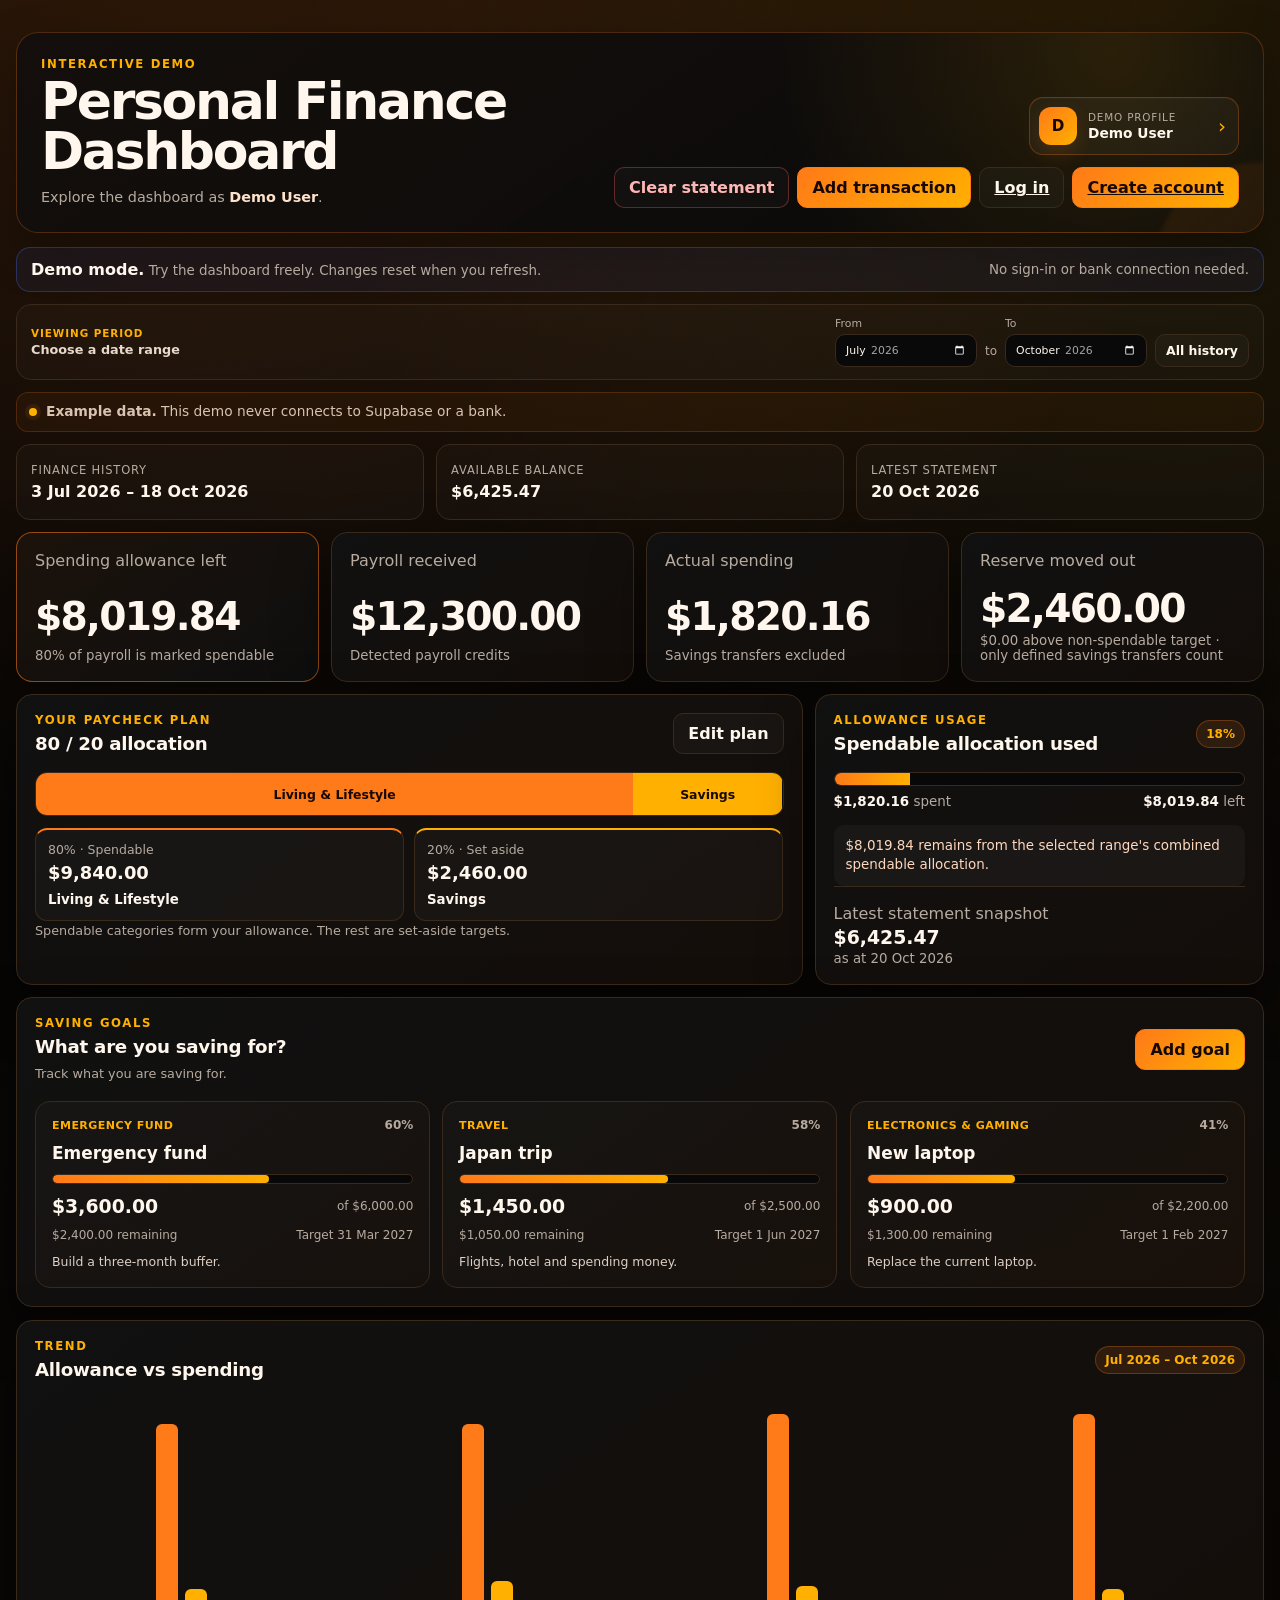
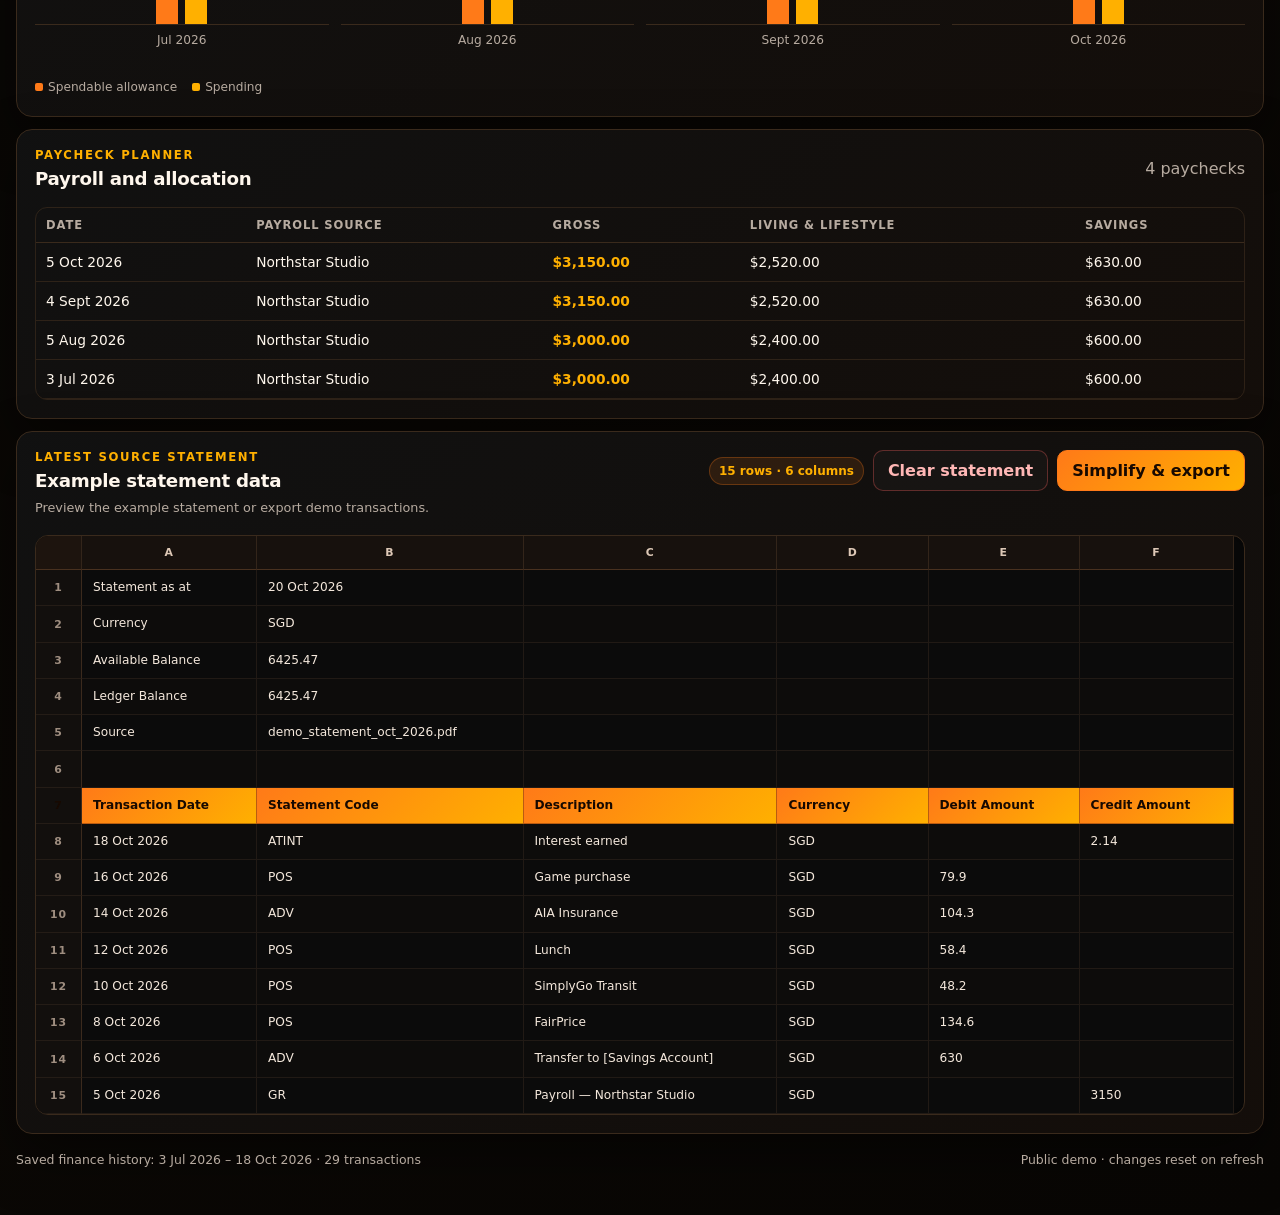
<file: demo.html>
<!DOCTYPE html>

<html lang="en">
<head>
<meta charset="utf-8"/>
<meta content="width=device-width, initial-scale=1, viewport-fit=cover" name="viewport"/>
<meta content="dark light" name="color-scheme"/>
<title>Dashboard Demo | Flexible Finance Tracker</title>
<script src="theme.js"></script>
<link href="styles.css" rel="stylesheet"/>
</head>
<body class="demo-mode" data-demo="true">
<div class="shell" id="appView">
<header class="dashboard-hero entrance entrance-1">
<div class="dashboard-title-block">
<p class="eyebrow">Interactive demo</p>
<h1>Personal Finance Dashboard</h1>
<p class="dashboard-greeting">Explore the dashboard as <strong id="userName">Demo User</strong>.</p>
</div>
<div class="dashboard-hero-side">
<button aria-controls="accountPanel" aria-expanded="false" aria-label="Open demo appearance settings" class="user-profile-chip" id="accountPanelBtn" type="button">
<span aria-hidden="true" class="user-avatar" id="userAvatar">?</span>
<span class="user-profile-copy">
<small>Demo profile</small>
<strong id="userNameChip">—</strong>
</span>
<span aria-hidden="true" class="account-chip-chevron">›</span>
</button>
<div class="dashboard-primary-actions">

<button class="button ghost danger-button" id="clearStatementTopBtn" type="button">Clear statement</button>
<button class="button primary" id="addTransactionBtn" type="button">Add transaction</button>

<a class="button ghost" href="index.html">Log in</a><a class="button primary" href="signup.html">Create account</a></div>
</div>
</header><section aria-label="Demo notice" class="demo-banner entrance entrance-2"><div><strong>Demo mode.</strong><span> Try the dashboard freely. Changes reset when you refresh.</span></div><div class="demo-actions"><span>No sign-in or bank connection needed.</span></div></section>
<section aria-label="Dashboard controls" class="dashboard-toolbar entrance entrance-2">
<div class="toolbar-copy">
<span class="toolbar-kicker">Viewing period</span>
<strong>Choose a date range</strong>
</div>
<div aria-label="Finance date range" class="period-range">
<label><span>From</span><input id="periodFrom" type="month"/></label>
<span class="period-separator">to</span>
<label><span>To</span><input id="periodTo" type="month"/></label>
<button class="button ghost compact-button" id="periodAllBtn" type="button">All history</button>
</div>
</section>
<section class="privacy-note entrance entrance-2 account-note">
<span aria-hidden="true" class="sync-dot"></span>
<span><strong>Example data.</strong> This demo never connects to Supabase or a bank.</span>
</section>
<section aria-label="Statement details" class="statement-strip entrance entrance-3">
<div><span>Finance history</span><strong id="rangeMeta">—</strong></div>
<div><span>Available balance</span><strong id="availableMeta">—</strong></div>
<div><span>Latest statement</span><strong id="statementDateMeta">—</strong></div>
</section>
<main>
<section aria-label="Budget summary" class="kpi-grid entrance entrance-4">
<article class="kpi featured">
<span class="kpi-label">Spending allowance left</span>
<strong id="remainingKpi">S$0.00</strong>
<small id="remainingHint">Spendable allocation minus spending</small>
</article>
<article class="kpi">
<span class="kpi-label">Payroll received</span>
<strong id="payrollKpi">S$0.00</strong>
<small id="payrollHint">Detected payroll credits</small>
</article>
<article class="kpi">
<span class="kpi-label">Actual spending</span>
<strong id="spendingKpi">S$0.00</strong>
<small>Savings transfers excluded</small>
</article>
<article class="kpi">
<span class="kpi-label">Reserve moved out</span>
<strong id="reserveKpi">S$0.00</strong>
<small id="reserveHint">Transfers to defined savings account</small>
</article>
</section>
<section class="two-col top-panels entrance entrance-5">
<article class="panel allocation-panel">
<div class="panel-heading">
<div>
<p class="eyebrow">Your paycheck plan</p>
<h2 id="allocationTitle">Flexible allocation</h2>
</div>
<button class="button ghost" id="settingsBtn" type="button">Edit plan</button>
</div>
<div aria-label="Budget allocation" class="allocation-bar" id="allocationBar"></div>
<div class="allocation-cards" id="allocationCards"></div>
<p class="muted small">Spendable categories form your allowance. The rest are set-aside targets.</p>
</article>
<article class="panel progress-panel">
<div class="panel-heading">
<div>
<p class="eyebrow">Allowance usage</p>
<h2>Spendable allocation used</h2>
</div>
<span class="badge" id="usageBadge">0%</span>
</div>
<div class="big-progress"><div id="usageBar"></div></div>
<div class="progress-meta">
<span><b id="spentMeta">S$0.00</b> spent</span>
<span><b id="leftMeta">S$0.00</b> left</span>
</div>
<div class="budget-message" id="budgetMessage"></div>
<div class="snapshot">
<span>Latest statement snapshot</span>
<strong id="snapshotBalance">—</strong>
<small id="snapshotDate">Import a statement to start</small>
</div>
</article>
</section>
<section aria-labelledby="goalsTitle" class="panel goals-panel entrance entrance-6">
<div class="panel-heading">
<div>
<p class="eyebrow">Saving goals</p>
<h2 id="goalsTitle">What are you saving for?</h2>
<p class="muted small goal-help">Track what you are saving for.</p>
</div>
<button class="button primary" id="addGoalBtn" type="button">Add goal</button>
</div>
<div class="goal-grid" id="goalGrid"></div>
</section>
<section class="panel trend-panel entrance entrance-6">
<div class="panel-heading">
<div>
<p class="eyebrow">Trend</p>
<h2>Allowance vs spending</h2>
</div>
<span class="badge" id="periodSummary">—</span>
</div>
<div aria-label="Monthly allowance versus spending chart" class="monthly-chart" id="monthlyChart"></div>
</section>
<section class="panel paychecks-panel entrance entrance-7">
<div class="panel-heading">
<div><p class="eyebrow">Paycheck planner</p><h2>Payroll and allocation</h2></div>
<span class="muted" id="paycheckCount"></span>
</div>
<div class="table-scroll paycheck-scroll">
<table id="paycheckTable">
<thead><tr id="paycheckHeader"></tr></thead>
<tbody id="paycheckRows"></tbody>
</table>
</div>
</section>
<section aria-labelledby="sheetViewerTitle" class="panel sheet-panel entrance entrance-8">
<div class="panel-heading sheet-heading">
<div>
<p class="eyebrow">Latest source statement</p>
<h2 id="sheetViewerTitle">Example statement data</h2>
<p class="muted small sheet-help">Preview the example statement or export demo transactions.</p>
</div>
<div class="sheet-heading-actions">
<span class="badge sheet-badge" id="sheetDimensions">—</span>
<button class="button ghost danger-button" id="clearImportedBtn" title="Delete imported statement transactions while keeping manual entries, goals, and budget settings" type="button">Clear statement</button>
<button class="button primary sheet-export-button" id="simplifyExportBtn" type="button">Simplify &amp; export</button>
</div>
</div>
<div aria-label="Imported statement data preview" class="sheet-viewport" id="sheetViewport" role="region" tabindex="0">
<table aria-label="Imported statement data" class="sheet-table" id="sheetTable"></table>
</div>
</section>
</main>
<footer class="entrance entrance-8">
<span id="footerMeta">Loading your finance data…</span>
<span>Public demo · changes reset on refresh</span>
</footer>
</div>
<div class="account-panel-backdrop" hidden="" id="accountPanelBackdrop"></div>
<aside aria-hidden="true" aria-labelledby="accountPanelTitle" class="account-panel" id="accountPanel">
<div class="account-panel-header">
<div>
<p class="eyebrow">Demo</p>
<h2 id="accountPanelTitle">Appearance</h2>
<p class="muted small">Switch the demo between dark and bright mode.</p>
</div>
<button aria-label="Close account settings" class="icon-button" id="accountPanelClose" type="button">×</button>
</div>
<div class="account-panel-body">
<section class="account-settings-section account-identity-section">
<div class="account-settings-heading">
<div>
<h3>Account ID</h3>
<p class="muted small">Permanent account identifier.</p>
</div>
</div>
<label class="account-id-field">Account ID
          <input aria-readonly="true" id="accountUserId" readonly="" type="text"/>
</label>
</section>
<section class="account-settings-section account-appearance-section">
<div class="account-settings-heading">
<div>
<h3>Appearance</h3>
<p class="muted small">Choose dark or bright mode.</p>
</div>
</div>
<label class="theme-switch-row" for="themeToggle">
<span>Bright theme</span>
<input aria-label="Use bright theme" id="themeToggle" role="switch" type="checkbox"/>
</label>
</section>
<section class="account-settings-section">
<div class="account-settings-heading">
<div>
<h3>Username</h3>
<p class="muted small">Unique, not case-sensitive.</p>
</div>
</div>
<form class="account-settings-form" id="usernameForm">
<label>Username
            <input autocomplete="nickname" id="accountUsername" maxlength="40" minlength="2" required="" type="text"/>
</label>
<p class="account-form-message" hidden="" id="usernameMessage" role="status"></p>
<button class="button primary" type="submit">Save username</button>
</form>
</section>
<section class="account-settings-section">
<div class="account-settings-heading">
<div>
<h3>Email address</h3>
<p class="muted small">You may need to confirm by email.</p>
</div>
</div>
<form class="account-settings-form" id="emailForm">
<label>Email
            <input autocomplete="email" id="accountEmail" required="" type="email"/>
</label>
<p class="account-form-message" hidden="" id="emailMessage" role="status"></p>
<button class="button primary" type="submit">Change email</button>
</form>
</section>
<section class="account-settings-section">
<div class="account-settings-heading">
<div>
<h3>Password</h3>
<p class="muted small">Use at least 8 characters.</p>
</div>
</div>
<form class="account-settings-form" id="passwordForm">
<label>Current password
            <input autocomplete="current-password" id="accountCurrentPassword" placeholder="Current password" type="password"/>
</label>
<label>New password
            <input autocomplete="new-password" id="accountNewPassword" minlength="8" placeholder="At least 8 characters" required="" type="password"/>
</label>
<label>Confirm new password
            <input autocomplete="new-password" id="accountConfirmPassword" minlength="8" required="" type="password"/>
</label>
<p class="account-form-message" hidden="" id="passwordMessage" role="status"></p>
<button class="button primary" type="submit">Update password</button>
</form>
</section>
<section class="account-settings-section account-danger-zone">
<div class="account-settings-heading">
<div>
<p class="eyebrow danger-eyebrow">Danger zone</p>
<h3>Delete account</h3>
<p class="muted small">Deletes your account and all saved finance data. This cannot be undone.</p>
</div>
</div>
<form class="account-settings-form" id="deleteAccountForm">
<label>Type <strong>DELETE</strong> to confirm
            <input autocapitalize="characters" autocomplete="off" id="deleteAccountConfirm" placeholder="DELETE" spellcheck="false" type="text"/>
</label>
<p class="account-form-message" hidden="" id="deleteAccountMessage" role="status"></p>
<button class="button danger-button account-delete-button" disabled="" id="deleteAccountBtn" type="submit">Delete my account</button>
</form>
</section>
</div>
</aside>
<dialog id="transactionDialog">
<form class="dialog-card" id="transactionForm" method="dialog">
<div class="dialog-heading">
<div><p class="eyebrow">Manual entry</p><h2>Add transaction</h2></div>
<button aria-label="Close" class="icon-button" data-close-dialog="" type="button">×</button>
</div>
<label>Date <input id="newDate" required="" type="date"/></label>
<label>Description <input id="newDescription" placeholder="e.g. Lunch" required="" type="text"/></label>
<div class="form-grid">
<label>Type
          <select id="newType"><option value="expense">Expense</option><option value="income">Income</option><option value="reserve">Reserve transfer</option></select>
</label>
<label>Amount (SGD) <input id="newAmount" min="0.01" required="" step="0.01" type="number"/></label>
</div>
<label>Category <select id="newCategory"></select></label>
<p class="muted small dialog-note">Demo only. This entry resets when you refresh.</p>
<p class="error" hidden="" id="transactionError"></p>
<div class="dialog-actions"><button class="button ghost" data-close-dialog="" type="button">Cancel</button><button class="button primary" type="submit">Add</button></div>
</form>
</dialog>
<dialog id="goalDialog">
<form class="dialog-card" id="goalForm" method="dialog">
<div class="dialog-heading">
<div><p class="eyebrow">Saving goal</p><h2>Create a goal</h2></div>
<button aria-label="Close" class="icon-button" data-close-dialog="" type="button">×</button>
</div>
<label>Goal name <input id="goalName" maxlength="80" placeholder="e.g. Used car, PS5, Japan trip" required="" type="text"/></label>
<div class="form-grid">
<label>Category <select id="goalCategory"></select></label>
<label>Target amount <input id="goalTargetAmount" min="0.01" required="" step="0.01" type="number"/></label>
</div>
<div class="form-grid">
<label>Already saved <input id="goalCurrentAmount" min="0" step="0.01" type="number" value="0"/></label>
<label>Target date <input id="goalTargetDate" type="date"/></label>
</div>
<label>Notes <input id="goalNotes" maxlength="160" placeholder="Optional" type="text"/></label>
<p class="error" hidden="" id="goalError"></p>
<div class="dialog-actions"><button class="button ghost" data-close-dialog="" type="button">Cancel</button><button class="button primary" type="submit">Create goal</button></div>
</form>
</dialog>
<dialog id="goalProgressDialog">
<form class="dialog-card" id="goalProgressForm" method="dialog">
<div class="dialog-heading">
<div><p class="eyebrow">Goal progress</p><h2 id="goalProgressTitle">Update saved amount</h2></div>
<button aria-label="Close" class="icon-button" data-close-dialog="" type="button">×</button>
</div>
<input id="goalProgressId" type="hidden"/>
<label>Total saved so far <input id="goalProgressAmount" min="0" required="" step="0.01" type="number"/></label>
<p class="muted small">Enter the total saved amount.</p>
<p class="error" hidden="" id="goalProgressError"></p>
<div class="dialog-actions"><button class="button ghost" data-close-dialog="" type="button">Cancel</button><button class="button primary" type="submit">Save progress</button></div>
</form>
</dialog>
<dialog class="wide-dialog" id="settingsDialog">
<form class="dialog-card" id="settingsForm" method="dialog">
<div class="dialog-heading">
<div><p class="eyebrow">Budget settings</p><h2>Build your paycheck allocation</h2></div>
<button aria-label="Close" class="icon-button" data-close-dialog="" type="button">×</button>
</div>
<section aria-labelledby="presetHeading" class="preset-section">
<div class="preset-heading">
<div>
<h3 id="presetHeading">Not sure where to start?</h3>
<p class="muted small">Start with a preset, then edit it.</p>
</div>
</div>
<div class="preset-grid" id="presetGrid"></div>
</section>
<div class="allocation-editor-heading">
<div>
<h3>Your categories</h3>
<p class="muted small">Spendable categories form your spending allowance.</p>
</div>
<button class="button ghost" id="addAllocationBtn" type="button">Add category</button>
</div>
<div class="allocation-editor" id="allocationEditor"></div>
<div class="allocation-total-row">
<span>Total allocation</span>
<strong id="allocationTotal">0%</strong>
</div>
<p class="error" hidden="" id="splitError">Allocation percentages must add up to exactly 100%, and every category needs a name.</p>
<div class="dialog-actions"><button class="button ghost" data-close-dialog="" type="button">Cancel</button><button class="button primary" type="submit">Save plan</button></div>
</form>
</dialog>



<script src="demo-data.js"></script><script src="parser.js"></script>
<script src="console.js"></script>
</body>
</html>
</file>
<file: styles.css>
:root {
  --bg: #050505;
  --bg-2: #0b0805;
  --panel: #111111;
  --panel-2: #191410;
  --panel-3: #24180f;
  --line: #3a2a1c;
  --text: #fff7ed;
  --muted: #b7aba0;
  --accent: #ff7a18;
  --accent-rgb: 255, 122, 24;
  --accent-2: #ffb000;
  --accent-2-rgb: 255, 176, 0;
  --accent-soft: rgba(var(--accent-rgb), .14);
  --chart-contrast: #ffb000;
  --tone-1: #ffb000;
  --tone-3: #ff9347;
  --tone-4: #ffc45a;
  --tone-5: #e96a0c;
  --soft-text: #ffd8bd;
  --budget-text: #ffd8bd;
  --category-text: #ffe2cc;
  --negative-text: #ffd0a7;
  --surface-strong: #fff2e7;
  --link-hover: #ffd18d;
  --sheet-hover-text: #fff8f1;
  --sheet-header-text: #170901;
  --message-text: #ffd6b7;
  --success-text: #ffb000;
  --pill-text: #ffd6b7;
  --delete-link: #ff8f8b;
  --account-success-text: #ffd18d;
  --caveat-text: #ffd6b7;
  --gold: #ffd166;
  --danger: #ff625f;
  --success: #ffb000;
  --shadow: 0 22px 56px rgba(0, 0, 0, .42);
}

* { box-sizing: border-box; }
html { min-height: 100%; background: var(--bg); }
body {
  margin: 0;
  min-height: 100vh;
  background:
    radial-gradient(circle at 15% -10%, rgba(var(--accent-rgb), .20) 0, transparent 34%),
    radial-gradient(circle at 90% 0, rgba(var(--accent-2-rgb), .10) 0, transparent 28%),
    linear-gradient(135deg, var(--bg), var(--bg-2) 60%, #080604);
  color: var(--text);
  font-family: Inter, ui-sans-serif, system-ui, -apple-system, BlinkMacSystemFont, "Segoe UI", sans-serif;
}

button, input, select { font: inherit; }
button { cursor: pointer; }
h1, h2, p { margin-top: 0; }
h1 { margin-bottom: 8px; font-size: clamp(2rem, 5vw, 3.25rem); letter-spacing: -.045em; line-height: .96; }
h2 { margin-bottom: 0; font-size: 1.14rem; letter-spacing: -.015em; }
.subhead { margin-bottom: 0; color: var(--muted); max-width: 760px; line-height: 1.5; }

.visually-hidden {
  position: fixed;
  opacity: 0;
  pointer-events: none;
  width: 1px;
  height: 1px;
}

.upload-view {
  min-height: 100vh;
  display: grid;
  place-items: center;
  padding: 28px;
}
.upload-card {
  width: min(760px, 100%);
  padding: clamp(22px, 5vw, 42px);
  border: 1px solid var(--line);
  border-radius: 28px;
  background: linear-gradient(145deg, rgba(17,17,17,.98), rgba(20,13,8,.98));
  box-shadow: var(--shadow);
}
.drop-zone {
  display: grid;
  place-items: center;
  gap: 8px;
  margin: 28px 0 16px;
  padding: clamp(28px, 8vw, 56px) 18px;
  border: 1.5px dashed rgba(var(--accent-rgb), .65);
  border-radius: 22px;
  background: rgba(var(--accent-rgb), .055);
  text-align: center;
  transition: border-color .2s ease, background .2s ease, transform .2s ease;
}
.drop-zone strong { font-size: 1.16rem; }
.drop-zone small { color: var(--muted); }
.drop-zone.dragover,
.drop-zone:hover {
  border-color: var(--accent-2);
  background: rgba(var(--accent-rgb), .11);
  transform: translateY(-1px);
}
.upload-icon {
  display: grid;
  place-items: center;
  width: 54px;
  height: 54px;
  border-radius: 18px;
  background: linear-gradient(135deg, var(--accent), var(--accent-2));
  color: #120802;
  font-size: 2rem;
  font-weight: 900;
}
.help-card {
  margin-top: 14px;
  border: 1px solid var(--line);
  border-radius: 14px;
  background: rgba(255,255,255,.025);
  padding: 12px 14px;
  color: var(--muted);
}
.help-card summary { color: var(--text); cursor: pointer; font-weight: 750; }
.help-card p { margin: 10px 0 0; font-size: .88rem; line-height: 1.5; }

.shell { width: min(1440px, calc(100% - 32px)); margin: 0 auto; padding: 32px 0 48px; }
.topbar { display: flex; align-items: flex-end; justify-content: space-between; gap: 24px; margin-bottom: 18px; }
.eyebrow { margin: 0 0 6px; color: var(--accent-2); font-size: .73rem; text-transform: uppercase; letter-spacing: .14em; font-weight: 800; }
.top-actions { display: flex; align-items: end; gap: 10px; flex-wrap: wrap; }
.select-wrap { display: grid; gap: 5px; color: var(--muted); font-size: .75rem; }
select, input {
  color: var(--text);
  background: #090909;
  border: 1px solid var(--line);
  border-radius: 10px;
  padding: 10px 12px;
  outline: none;
}
select:focus, input:focus { border-color: var(--accent); box-shadow: 0 0 0 3px rgba(var(--accent-rgb),.16); }
.button {
  border: 1px solid var(--line);
  border-radius: 10px;
  padding: 10px 14px;
  color: var(--text);
  background: var(--panel-2);
  font-weight: 750;
}
.button.primary { color: #170901; border-color: var(--accent); background: linear-gradient(135deg, var(--accent), var(--accent-2)); }
.button.ghost { background: rgba(255,255,255,.025); }
.button:hover, .link-button:hover { filter: brightness(1.08); }
.privacy-note {
  border: 1px solid rgba(var(--accent-rgb),.34);
  background: rgba(var(--accent-rgb),.10);
  color: var(--soft-text);
  padding: 11px 14px;
  border-radius: 12px;
  margin-bottom: 20px;
  font-size: .86rem;
  line-height: 1.45;
}
.error { color: var(--danger); font-size: .88rem; margin: 12px 0 0; line-height: 1.45; }

.statement-strip {
  display: grid;
  grid-template-columns: repeat(6, minmax(120px, 1fr));
  gap: 10px;
  margin-bottom: 12px;
}
.statement-strip > div {
  min-width: 0;
  border: 1px solid var(--line);
  border-radius: 14px;
  padding: 12px 14px;
  background: rgba(255,255,255,.025);
}
.statement-strip span { display: block; color: var(--muted); font-size: .72rem; text-transform: uppercase; letter-spacing: .07em; }
.statement-strip strong { display: block; margin-top: 5px; overflow: hidden; text-overflow: ellipsis; white-space: nowrap; }

.kpi-grid { display: grid; grid-template-columns: repeat(4, 1fr); gap: 12px; }
.kpi, .panel {
  background: linear-gradient(145deg, rgba(17,17,17,.98), rgba(20,14,10,.98));
  border: 1px solid var(--line);
  box-shadow: var(--shadow);
}
.kpi { min-height: 150px; border-radius: 16px; padding: 18px; display: flex; flex-direction: column; justify-content: space-between; }
.kpi.featured { border-color: rgba(var(--accent-rgb),.55); background: linear-gradient(145deg, #1b120b, #0f0f0f); }
.kpi-label, .muted { color: var(--muted); }
.kpi strong { display: block; margin-top: 14px; font-size: clamp(1.65rem, 3.1vw, 2.45rem); letter-spacing: -.045em; }
.kpi small { color: var(--muted); }
.two-col { display: grid; grid-template-columns: 1.35fr .9fr; gap: 12px; margin-top: 12px; }
.charts-row { grid-template-columns: 1.2fr .8fr; }
.panel { border-radius: 16px; padding: 18px; margin-top: 12px; }
.two-col > .panel { margin-top: 0; }
.panel-heading { display: flex; align-items: center; justify-content: space-between; gap: 14px; margin-bottom: 18px; }
.allocation-bar { display: flex; height: 44px; overflow: hidden; border-radius: 12px; border: 1px solid var(--line); background: #080808; }
.segment { display: grid; place-items: center; overflow: hidden; white-space: nowrap; color: #170901; font-size: .78rem; font-weight: 900; }
.segment.spend { background: var(--accent); }
.segment.save { background: var(--accent-2); }
.segment.invest { background: var(--gold); }
.allocation-cards { display: grid; grid-template-columns: repeat(3, 1fr); gap: 10px; margin-top: 12px; }
.allocation-cards > div { background: rgba(255,255,255,.026); border: 1px solid var(--line); border-radius: 12px; padding: 12px; }
.allocation-cards span { display: block; color: var(--muted); font-size: .78rem; }
.allocation-cards strong { display: block; margin-top: 5px; font-size: 1.12rem; }
.small { font-size: .8rem; line-height: 1.5; }
.progress-panel { display: flex; flex-direction: column; }
.badge { border-radius: 99px; padding: 6px 9px; background: rgba(var(--accent-rgb),.12); color: var(--accent-2); border: 1px solid rgba(var(--accent-rgb),.28); font-size: .75rem; font-weight: 850; }
.big-progress { height: 14px; border-radius: 99px; overflow: hidden; background: #080808; border: 1px solid var(--line); }
.big-progress > div { height: 100%; width: 0; background: linear-gradient(90deg, var(--accent), var(--accent-2)); transition: width .35s ease; }
.progress-meta { display: flex; justify-content: space-between; color: var(--muted); font-size: .84rem; margin-top: 8px; gap: 12px; }
.progress-meta b { color: var(--text); }
.budget-message { margin-top: 16px; padding: 11px 12px; border-radius: 10px; background: rgba(255,255,255,.035); color: var(--budget-text); font-size: .84rem; line-height: 1.45; }
.budget-message.over { color: #ffd4d2; background: rgba(255,80,70,.11); }
.snapshot { margin-top: auto; padding-top: 17px; display: grid; gap: 3px; border-top: 1px solid var(--line); }
.snapshot span, .snapshot small { color: var(--muted); }
.snapshot strong { font-size: 1.18rem; }
.monthly-chart { display: grid; grid-template-columns: repeat(7, minmax(70px, 1fr)); gap: 12px; align-items: end; min-height: 280px; overflow-x: auto; padding-bottom: 4px; }
.month-column { min-width: 70px; display: grid; grid-template-rows: 220px auto; gap: 8px; }
.month-bars { display: flex; align-items: end; justify-content: center; gap: 7px; border-bottom: 1px solid var(--line); }
.bar { width: 22px; min-height: 2px; border-radius: 6px 6px 0 0; position: relative; }
.bar.allowance { background: var(--accent); }
.bar.spending { background: var(--chart-contrast); }
.month-label { text-align: center; color: var(--muted); font-size: .76rem; }
.chart-legend { display: flex; gap: 15px; color: var(--muted); font-size: .76rem; margin-top: 14px; }
.legend-dot { width: 8px; height: 8px; border-radius: 2px; display: inline-block; margin-right: 5px; }
.category-chart { display: grid; gap: 12px; }
.category-row { display: grid; gap: 6px; }
.category-meta { display: flex; justify-content: space-between; gap: 10px; color: var(--category-text); font-size: .82rem; }
.category-track { height: 8px; border-radius: 99px; overflow: hidden; background: #080808; }
.category-track div { height: 100%; border-radius: 99px; background: linear-gradient(90deg, var(--accent), var(--accent-2)); }
.table-scroll { overflow: auto; }
table { width: 100%; border-collapse: collapse; min-width: 780px; }
th { color: var(--muted); font-weight: 700; font-size: .72rem; text-transform: uppercase; letter-spacing: .08em; text-align: left; padding: 10px; border-bottom: 1px solid var(--line); }
td { padding: 11px 10px; border-bottom: 1px solid rgba(58,42,28,.72); font-size: .86rem; vertical-align: middle; }
tbody tr:hover { background: rgba(var(--accent-rgb),.035); }
.right { text-align: right; }
.center { text-align: center; }
.amount { font-variant-numeric: tabular-nums; font-weight: 780; }
.amount.positive { color: var(--accent-2); }
.amount.negative { color: var(--negative-text); }
.amount.reserve { color: var(--gold); }
.category-select { min-width: 160px; padding: 7px 9px; }
.count-toggle { accent-color: var(--accent); transform: scale(1.1); }
.transaction-heading { align-items: end; }
.filters { display: flex; gap: 8px; }
.filters input { min-width: 230px; }
.transactions-scroll { max-height: 620px; }
footer { display: flex; justify-content: space-between; gap: 20px; color: var(--muted); margin-top: 18px; font-size: .78rem; }
.link-button { padding: 0; border: 0; color: var(--accent-2); background: transparent; text-decoration: underline; }
dialog { width: min(560px, calc(100% - 28px)); color: var(--text); background: transparent; border: 0; padding: 0; }
dialog::backdrop { background: rgba(0,0,0,.78); backdrop-filter: blur(5px); }
.dialog-card { background: var(--panel); border: 1px solid var(--line); border-radius: 16px; padding: 18px; box-shadow: var(--shadow); display: grid; gap: 14px; }
.dialog-heading { display: flex; justify-content: space-between; align-items: start; }
.dialog-card label { display: grid; gap: 6px; color: var(--muted); font-size: .8rem; }
.form-grid { display: grid; grid-template-columns: 1fr 1fr; gap: 10px; }
.form-grid.three { grid-template-columns: repeat(3, 1fr); }
.dialog-actions { display: flex; justify-content: flex-end; gap: 8px; margin-top: 4px; }
.icon-button { border: 0; background: transparent; color: var(--muted); font-size: 1.6rem; line-height: 1; }
.empty { color: var(--muted); text-align: center; padding: 24px; }

@media (max-width: 1200px) {
  .statement-strip { grid-template-columns: repeat(3, 1fr); }
}
@media (max-width: 1050px) {
  .kpi-grid { grid-template-columns: repeat(2, 1fr); }
  .two-col, .charts-row { grid-template-columns: 1fr; }
}
@media (max-width: 700px) {
  .upload-view { padding: 14px; }
  .shell { width: min(100% - 20px, 1440px); padding-top: 18px; }
  .topbar { align-items: stretch; flex-direction: column; }
  .top-actions { align-items: stretch; flex-direction: column; }
  .select-wrap { flex: 1; }
  .top-actions select, .top-actions button { width: 100%; }
  .statement-strip { grid-template-columns: 1fr; }
  .kpi-grid { grid-template-columns: 1fr; }
  .allocation-cards { grid-template-columns: 1fr; }
  .filters { width: 100%; flex-direction: column; }
  .filters input { min-width: 0; width: 100%; }
  .transaction-heading { align-items: stretch; flex-direction: column; }
  .form-grid, .form-grid.three { grid-template-columns: 1fr; }
  footer { flex-direction: column; }
}

.mask-card {
  margin: 18px 0 16px;
  border: 1px solid var(--line);
  border-radius: 18px;
  padding: 16px;
  background: rgba(255,255,255,.025);
}
.mask-card-heading {
  display: flex;
  align-items: flex-start;
  justify-content: space-between;
  gap: 14px;
  margin-bottom: 10px;
}
.mask-rows {
  display: grid;
  gap: 10px;
  margin-top: 14px;
}
.mask-row {
  display: grid;
  grid-template-columns: minmax(180px, 1.1fr) minmax(150px, .8fr) auto;
  gap: 10px;
  align-items: end;
}
.mask-row label {
  display: grid;
  gap: 6px;
  color: var(--muted);
  font-size: .8rem;
}
.full-width { width: 100%; justify-content: center; }
@media (max-width: 700px) {
  .mask-card-heading { flex-direction: column; }
  .mask-card-heading .button { width: 100%; }
  .mask-row { grid-template-columns: 1fr; }
  .mask-remove { justify-self: end; }
}

/* Flexible allocation planner */
.allocation-cards {
  grid-template-columns: repeat(auto-fit, minmax(150px, 1fr));
}
.allocation-card small {
  display: block;
  margin-top: 8px;
  color: var(--text);
  font-weight: 750;
  line-height: 1.3;
}
.segment { min-width: 0; padding: 0 6px; }
.segment span { overflow: hidden; text-overflow: ellipsis; }
.segment.tone-0 { background: var(--accent); }
.segment.tone-1 { background: var(--tone-1); }
.segment.tone-2 { background: var(--gold); }
.segment.tone-3 { background: var(--tone-3); }
.segment.tone-4 { background: var(--tone-4); }
.segment.tone-5 { background: var(--tone-5); }
.tone-border-0 { border-top: 2px solid var(--accent) !important; }
.tone-border-1 { border-top: 2px solid var(--tone-1) !important; }
.tone-border-2 { border-top: 2px solid var(--gold) !important; }
.tone-border-3 { border-top: 2px solid var(--tone-3) !important; }
.tone-border-4 { border-top: 2px solid var(--tone-4) !important; }
.tone-border-5 { border-top: 2px solid var(--tone-5) !important; }

.wide-dialog { width: min(860px, calc(100% - 28px)); }
.dialog-card h3 { margin: 0; font-size: .98rem; }
.preset-section {
  padding: 14px;
  border: 1px solid var(--line);
  border-radius: 14px;
  background: rgba(255,255,255,.02);
}
.preset-heading { margin-bottom: 12px; }
.preset-heading p { margin: 5px 0 0; }
.preset-grid {
  display: grid;
  grid-template-columns: repeat(2, minmax(0, 1fr));
  gap: 9px;
}
.preset-card {
  display: grid;
  gap: 6px;
  min-width: 0;
  padding: 12px;
  text-align: left;
  color: var(--text);
  background: #0a0a0a;
  border: 1px solid var(--line);
  border-radius: 12px;
}
.preset-card:hover,
.preset-card:focus-visible {
  border-color: var(--accent);
  background: var(--accent-soft);
  outline: none;
}
.preset-card strong { color: var(--surface-strong); font-size: .86rem; }
.preset-card span { color: var(--muted); font-size: .76rem; line-height: 1.4; }
.preset-card small { color: var(--accent-2); font-size: .7rem; line-height: 1.35; }

.allocation-editor-heading {
  display: flex;
  align-items: center;
  justify-content: space-between;
  gap: 14px;
}
.allocation-editor-heading p { margin: 5px 0 0; }
.allocation-editor {
  display: grid;
  gap: 9px;
  max-height: 320px;
  overflow: auto;
  padding-right: 3px;
}
.allocation-editor-row {
  display: grid;
  grid-template-columns: minmax(180px, 1fr) 120px minmax(120px, auto) 34px;
  gap: 10px;
  align-items: end;
  padding: 10px;
  border: 1px solid var(--line);
  border-radius: 12px;
  background: rgba(255,255,255,.02);
}
.allocation-editor-row label > span:first-child {
  color: var(--muted);
  font-size: .72rem;
}
.percent-input-wrap { position: relative; }
.percent-input-wrap input { width: 100%; padding-right: 30px; }
.percent-input-wrap b {
  position: absolute;
  top: 50%;
  right: 11px;
  transform: translateY(-50%);
  color: var(--muted);
  pointer-events: none;
}
.spendable-toggle {
  display: flex !important;
  align-items: center;
  align-self: center;
  gap: 8px !important;
  padding-top: 20px;
  white-space: nowrap;
}
.spendable-toggle input { width: auto; accent-color: var(--accent); }
.spendable-toggle span { color: var(--text); font-weight: 700; font-size: .78rem; }
.allocation-remove { align-self: center; margin-top: 20px; }
.allocation-total-row {
  display: flex;
  justify-content: space-between;
  align-items: center;
  gap: 12px;
  padding: 10px 12px;
  border-radius: 10px;
  background: rgba(255,255,255,.03);
  color: var(--muted);
}
.allocation-total-row strong { color: var(--accent-2); font-size: 1.05rem; }
.allocation-total-row strong.invalid { color: var(--danger); }

@media (max-width: 700px) {
  .preset-grid { grid-template-columns: 1fr; }
  .allocation-editor-heading { align-items: stretch; flex-direction: column; }
  .allocation-editor-heading .button { width: 100%; }
  .allocation-editor-row { grid-template-columns: 1fr 90px; }
  .spendable-toggle { padding-top: 0; }
  .allocation-remove { margin-top: 0; justify-self: end; }
}

/* Refined dashboard layout + source spreadsheet viewer */
.statement-strip {
  grid-template-columns: repeat(3, minmax(0, 1fr));
  gap: 12px;
}
.statement-strip > div {
  min-height: 76px;
  display: flex;
  flex-direction: column;
  justify-content: center;
  transition: transform .22s ease, border-color .22s ease, background .22s ease, box-shadow .22s ease;
}
.statement-strip > div:hover {
  transform: translateY(-2px);
  border-color: rgba(var(--accent-rgb), .55);
  background: rgba(var(--accent-rgb), .06);
  box-shadow: 0 14px 34px rgba(0, 0, 0, .2);
}

.top-panels { grid-template-columns: minmax(0, 1.4fr) minmax(300px, .8fr); }
.trend-panel,
.paychecks-panel,
.sheet-panel { margin-top: 12px; }
.trend-panel .monthly-chart { min-height: 300px; }
.paycheck-scroll { border-radius: 12px; border: 1px solid rgba(58,42,28,.72); }
.paycheck-scroll table { min-width: 780px; }

/* More tactile controls */
.button,
.preset-card,
.icon-button,
.link-button,
.drop-zone {
  -webkit-tap-highlight-color: transparent;
}
.button {
  position: relative;
  overflow: hidden;
  isolation: isolate;
  transition: transform .18s ease, border-color .18s ease, box-shadow .18s ease, filter .18s ease, background .18s ease;
}
.button::after {
  content: "";
  position: absolute;
  inset: -120% -40%;
  z-index: -1;
  background: linear-gradient(110deg, transparent 38%, rgba(255,255,255,.18) 50%, transparent 62%);
  transform: translateX(-50%);
  transition: transform .5s ease;
}
.button:hover {
  transform: translateY(-2px);
  border-color: rgba(var(--accent-2-rgb), .66);
  box-shadow: 0 10px 26px rgba(0,0,0,.28), 0 0 0 1px rgba(var(--accent-rgb),.06);
  filter: brightness(1.08);
}
.button:hover::after { transform: translateX(50%); }
.button:active { transform: translateY(0) scale(.985); }
.button.primary:hover { box-shadow: 0 12px 28px rgba(var(--accent-rgb),.22), 0 8px 24px rgba(0,0,0,.25); }
.icon-button { transition: transform .16s ease, color .16s ease, background .16s ease; border-radius: 8px; }
.icon-button:hover { transform: rotate(5deg) scale(1.08); color: var(--text); background: rgba(var(--accent-rgb),.09); }
.link-button { transition: color .18s ease, transform .18s ease; }
.link-button:hover { color: var(--link-hover); transform: translateY(-1px); }

.kpi,
.panel {
  position: relative;
  transition: transform .24s ease, border-color .24s ease, box-shadow .24s ease;
}
.kpi::before,
.panel::before {
  content: "";
  position: absolute;
  inset: 0;
  border-radius: inherit;
  pointer-events: none;
  opacity: 0;
  background: linear-gradient(125deg, rgba(var(--accent-rgb),.06), transparent 35%, rgba(var(--accent-2-rgb),.035));
  transition: opacity .24s ease;
}
.kpi:hover,
.panel:hover {
  transform: translateY(-2px);
  border-color: rgba(var(--accent-rgb),.42);
  box-shadow: 0 26px 62px rgba(0,0,0,.44);
}
.kpi:hover::before,
.panel:hover::before { opacity: 1; }
.kpi strong { transition: transform .2s ease, color .2s ease; }
.kpi:hover strong { transform: translateY(-1px) scale(1.015); }

.allocation-bar { box-shadow: inset 0 0 0 1px rgba(255,255,255,.012); }
.segment {
  transform-origin: left center;
  animation: segmentReveal .55s cubic-bezier(.2,.8,.2,1) both;
  transition: filter .2s ease, transform .2s ease;
}
.segment:hover { filter: brightness(1.1) saturate(1.08); transform: scaleY(1.08); }
.allocation-card {
  animation: cardPop .45s cubic-bezier(.2,.8,.2,1) both;
  transition: transform .2s ease, background .2s ease, border-color .2s ease;
}
.allocation-card:hover { transform: translateY(-2px); background: rgba(var(--accent-rgb),.055); }
.badge { transition: transform .2s ease, border-color .2s ease, background .2s ease; }
.badge:hover { transform: scale(1.04); border-color: rgba(var(--accent-2-rgb),.5); background: rgba(var(--accent-rgb),.18); }
.big-progress > div { transition: width .65s cubic-bezier(.2,.8,.2,1), background .2s ease; }

.bar {
  transform-origin: bottom center;
  animation: barGrow .7s cubic-bezier(.2,.8,.2,1) both;
  transition: filter .2s ease, transform .2s ease;
}
.bar:hover { filter: brightness(1.15); transform: scaleX(1.08); }
.allowance-dot { background: var(--accent); }
.spending-dot { background: var(--chart-contrast); }
.month-column { transition: transform .2s ease; }
.month-column:hover { transform: translateY(-3px); }
.month-label { transition: color .2s ease; }
.month-column:hover .month-label { color: var(--text); }

/* Workbook-style source preview */
.sheet-panel { overflow: hidden; }
.sheet-heading { align-items: flex-start; }
.sheet-heading > div { min-width: 0; }
.sheet-help { margin: 7px 0 0; max-width: 820px; }
.sheet-badge { flex: 0 0 auto; white-space: nowrap; }
.sheet-viewport {
  position: relative;
  width: 100%;
  max-height: 680px;
  overflow: auto;
  border: 1px solid var(--line);
  border-radius: 13px;
  background: #080808;
  overscroll-behavior: contain;
  scrollbar-gutter: stable;
  box-shadow: inset 0 0 30px rgba(0,0,0,.22);
}
.sheet-viewport:focus {
  outline: 2px solid rgba(var(--accent-rgb),.5);
  outline-offset: 2px;
}
.sheet-table {
  width: max-content;
  min-width: 100%;
  border-collapse: separate;
  border-spacing: 0;
  table-layout: auto;
  font-variant-numeric: tabular-nums;
}
.sheet-table thead th {
  position: sticky;
  top: 0;
  z-index: 5;
  height: 34px;
  padding: 7px 10px;
  color: #ddc8b6;
  background: #17110d;
  border-right: 1px solid #33251a;
  border-bottom: 1px solid #49311f;
  text-align: center;
  font-size: .68rem;
  letter-spacing: .06em;
  text-transform: none;
}
.sheet-table .sheet-corner {
  left: 0;
  z-index: 8;
  width: 46px;
  min-width: 46px;
  background: #1d140e;
}
.sheet-table .sheet-row-number {
  position: sticky;
  left: 0;
  z-index: 4;
  width: 46px;
  min-width: 46px;
  padding: 9px 8px;
  color: #9f8e80;
  background: #120f0d;
  border-right: 1px solid #3b2a1d;
  border-bottom: 1px solid #241c16;
  text-align: center;
  font-size: .68rem;
  font-weight: 700;
}
.sheet-table td {
  min-width: 120px;
  max-width: 280px;
  padding: 9px 11px;
  color: #f4e8dc;
  background: #0b0b0b;
  border-right: 1px solid #211a15;
  border-bottom: 1px solid #211a15;
  vertical-align: top;
  font-size: .76rem;
  line-height: 1.42;
  white-space: normal;
  overflow-wrap: anywhere;
  word-break: normal;
  transition: background .15s ease, color .15s ease;
}
.sheet-table td span { display: block; min-height: 1.1em; }
.sheet-table tbody tr:nth-child(even) td { background: #0d0c0b; }
.sheet-table tbody tr:hover td { background: rgba(var(--accent-rgb),.065); color: var(--sheet-hover-text); }
.sheet-table tbody tr:hover .sheet-row-number { background: #1b120c; color: var(--accent-2); }
.sheet-table .sheet-source-header td {
  position: sticky;
  top: 34px;
  z-index: 3;
  color: #170901;
  background: linear-gradient(135deg, var(--accent), var(--accent-2));
  border-color: rgba(56,26,7,.35);
  font-weight: 850;
}
.sheet-table .sheet-source-header:hover td { background: linear-gradient(135deg, var(--tone-3), var(--tone-4)); color: var(--sheet-header-text); }
.sheet-table .sheet-source-header .sheet-row-number {
  left: 0;
  z-index: 7;
  color: #170901;
}
.sheet-empty {
  min-width: min(760px, calc(100vw - 90px)) !important;
  max-width: none !important;
  padding: 42px !important;
  text-align: center;
  color: var(--muted) !important;
}
.sheet-viewport::-webkit-scrollbar,
.table-scroll::-webkit-scrollbar,
.allocation-editor::-webkit-scrollbar { width: 10px; height: 10px; }
.sheet-viewport::-webkit-scrollbar-track,
.table-scroll::-webkit-scrollbar-track,
.allocation-editor::-webkit-scrollbar-track { background: #090909; }
.sheet-viewport::-webkit-scrollbar-thumb,
.table-scroll::-webkit-scrollbar-thumb,
.allocation-editor::-webkit-scrollbar-thumb { background: #4a3322; border: 2px solid #090909; border-radius: 99px; }
.sheet-viewport::-webkit-scrollbar-thumb:hover,
.table-scroll::-webkit-scrollbar-thumb:hover,
.allocation-editor::-webkit-scrollbar-thumb:hover { background: #68452b; }

/* Page motion */
body::before {
  content: "";
  position: fixed;
  z-index: -1;
  width: 38vw;
  height: 38vw;
  min-width: 360px;
  min-height: 360px;
  right: -12vw;
  top: 18vh;
  border-radius: 50%;
  background: radial-gradient(circle, rgba(var(--accent-rgb),.085), transparent 66%);
  filter: blur(8px);
  animation: ambientDrift 14s ease-in-out infinite alternate;
  pointer-events: none;
}
.entrance { animation: entranceUp .58s cubic-bezier(.2,.8,.2,1) both; }
.entrance-1 { animation-delay: 20ms; }
.entrance-2 { animation-delay: 70ms; }
.entrance-3 { animation-delay: 120ms; }
.entrance-4 { animation-delay: 170ms; }
.entrance-5 { animation-delay: 220ms; }
.entrance-6 { animation-delay: 270ms; }
.entrance-7 { animation-delay: 320ms; }
.entrance-8 { animation-delay: 370ms; }
.data-refreshed .kpi strong,
.data-refreshed .badge,
.data-refreshed .allocation-card strong { animation: valuePulse .38s ease; }
dialog[open] .dialog-card { animation: dialogIn .22s cubic-bezier(.2,.8,.2,1) both; }
dialog[open]::backdrop { animation: backdropIn .2s ease both; }

@keyframes entranceUp {
  from { opacity: 0; transform: translateY(14px) scale(.995); }
  to { opacity: 1; transform: translateY(0) scale(1); }
}
@keyframes cardPop {
  from { opacity: 0; transform: translateY(8px) scale(.98); }
  to { opacity: 1; transform: translateY(0) scale(1); }
}
@keyframes segmentReveal {
  from { opacity: .25; transform: scaleX(.2); }
  to { opacity: 1; transform: scaleX(1); }
}
@keyframes barGrow {
  from { opacity: .25; transform: scaleY(.05); }
  to { opacity: 1; transform: scaleY(1); }
}
@keyframes valuePulse {
  0%, 100% { transform: scale(1); }
  45% { transform: scale(1.035); }
}
@keyframes dialogIn {
  from { opacity: 0; transform: translateY(10px) scale(.975); }
  to { opacity: 1; transform: translateY(0) scale(1); }
}
@keyframes backdropIn { from { opacity: 0; } to { opacity: 1; } }
@keyframes ambientDrift {
  from { transform: translate3d(0, -2vh, 0) scale(.96); opacity: .7; }
  to { transform: translate3d(-7vw, 8vh, 0) scale(1.12); opacity: 1; }
}

@media (max-width: 1050px) {
  .top-panels { grid-template-columns: 1fr; }
}
@media (max-width: 700px) {
  .statement-strip { grid-template-columns: 1fr; }
  .sheet-heading { flex-direction: column; align-items: stretch; }
  .sheet-badge { align-self: flex-start; }
  .sheet-viewport { max-height: 560px; }
  .sheet-table td { min-width: 108px; max-width: 220px; font-size: .72rem; }
}

@media (prefers-reduced-motion: reduce) {
  *, *::before, *::after {
    animation-duration: .01ms !important;
    animation-iteration-count: 1 !important;
    scroll-behavior: auto !important;
    transition-duration: .01ms !important;
  }
}

/* Spreadsheet actions + manual-entry rows */
.sheet-heading-actions {
  display: flex;
  align-items: center;
  justify-content: flex-end;
  gap: 9px;
  flex-wrap: wrap;
  flex: 0 0 auto;
}
.sheet-export-button {
  white-space: nowrap;
  min-width: 154px;
}
.sheet-export-button.export-complete {
  transform: translateY(-1px) scale(1.015);
  box-shadow: 0 0 0 1px rgba(var(--accent-2-rgb),.22), 0 14px 30px rgba(var(--accent-rgb),.2);
}
.sheet-table .sheet-manual-row td {
  background: linear-gradient(90deg, rgba(var(--accent-rgb),.085), rgba(var(--accent-2-rgb),.025));
  border-bottom-color: rgba(var(--accent-rgb),.22);
}
.sheet-table .sheet-manual-row:nth-child(even) td {
  background: linear-gradient(90deg, rgba(var(--accent-rgb),.095), rgba(var(--accent-2-rgb),.03));
}
.sheet-table .sheet-manual-row td:first-of-type {
  box-shadow: inset 3px 0 0 rgba(var(--accent-2-rgb),.72);
}
.sheet-table .sheet-manual-row .sheet-row-number {
  color: var(--accent-2);
  background: #1a120c;
  border-right-color: rgba(var(--accent-rgb),.34);
}
.sheet-table .sheet-manual-row:hover td {
  background: rgba(var(--accent-rgb),.13);
}

@media (max-width: 700px) {
  .sheet-heading-actions {
    justify-content: space-between;
    width: 100%;
  }
  .sheet-export-button {
    flex: 1 1 170px;
  }
}

/* Upload flow: mask first, import second */
.upload-card {
  width: min(820px, 100%);
}

.setup-step {
  position: relative;
  border-radius: 18px;
  transition: transform .22s ease, border-color .22s ease, background .22s ease, box-shadow .22s ease;
}

.setup-step:hover {
  transform: translateY(-2px);
  border-color: rgba(var(--accent-rgb), .5);
  box-shadow: 0 16px 38px rgba(0, 0, 0, .22);
}

.mask-card.setup-step {
  margin: 28px 0 14px;
  padding: 18px;
  border-color: rgba(var(--accent-rgb), .32);
  background: linear-gradient(145deg, rgba(var(--accent-rgb),.055), rgba(255,255,255,.018));
}

.upload-step {
  margin: 0 0 16px;
  padding: 18px;
  border: 1px solid var(--line);
  background: linear-gradient(145deg, rgba(255,255,255,.025), rgba(var(--accent-rgb),.035));
}

.upload-step-heading {
  display: flex;
  align-items: flex-start;
  justify-content: space-between;
  gap: 14px;
}

.upload-step-heading h2 { margin-bottom: 0; }

.file-type-badge {
  flex: 0 0 auto;
  padding: 6px 9px;
  border: 1px solid rgba(var(--accent-rgb), .28);
  border-radius: 99px;
  background: rgba(var(--accent-rgb), .1);
  color: var(--accent-2);
  font-size: .7rem;
  font-weight: 850;
  letter-spacing: .04em;
  white-space: nowrap;
}

.upload-step .drop-zone {
  margin: 14px 0 0;
  padding: clamp(28px, 7vw, 48px) 18px;
  background: linear-gradient(145deg, rgba(var(--accent-rgb),.055), rgba(var(--accent-2-rgb),.025));
}

.upload-step .drop-zone:hover,
.upload-step .drop-zone.dragover {
  transform: translateY(-2px) scale(1.003);
  box-shadow: inset 0 0 0 1px rgba(var(--accent-2-rgb),.08), 0 12px 30px rgba(0,0,0,.18);
}

@media (max-width: 700px) {
  .mask-card.setup-step,
  .upload-step { padding: 15px; }
  .upload-step-heading { flex-direction: column; }
  .file-type-badge { align-self: flex-start; }
}

/* Account-backed auth + range controls + saving goals */
.auth-view {
  min-height: 100vh;
  display: grid;
  place-items: center;
  padding: 24px;
}
.auth-card {
  width: min(520px, 100%);
  padding: clamp(24px, 5vw, 40px);
  border: 1px solid var(--line);
  border-radius: 26px;
  background: linear-gradient(145deg, rgba(17,17,17,.98), rgba(24,15,9,.98));
  box-shadow: var(--shadow);
}
.auth-brand { margin-bottom: 24px; }
.auth-form { display: grid; gap: 14px; }
.auth-form label {
  display: grid;
  gap: 7px;
  color: var(--muted);
  font-size: .82rem;
}
.auth-form input { width: 100%; }
.auth-message {
  margin: 0;
  padding: 10px 12px;
  border-radius: 10px;
  border: 1px solid rgba(var(--accent-rgb),.28);
  background: rgba(var(--accent-rgb),.08);
  color: var(--message-text);
  font-size: .82rem;
  line-height: 1.45;
}
.auth-message.error { color: #ffd4d2; border-color: rgba(255,98,95,.35); background: rgba(255,98,95,.09); }
.auth-message.auth-success { color: var(--success-text); }
.auth-switch { margin: 18px 0 0; color: var(--muted); text-align: center; font-size: .85rem; }
.auth-switch a { color: var(--accent-2); font-weight: 750; }

.account-strip {
  display: flex;
  align-items: center;
  justify-content: space-between;
  gap: 14px;
  margin-bottom: 20px;
  padding-bottom: 16px;
  border-bottom: 1px solid var(--line);
}
.account-strip .eyebrow { margin-bottom: 3px; }
.account-actions { display: flex; gap: 8px; flex-wrap: wrap; }
.account-actions a { text-decoration: none; }

.dashboard-actions { max-width: 980px; justify-content: flex-end; }
.period-range {
  display: flex;
  align-items: end;
  gap: 8px;
  padding: 6px;
  border: 1px solid rgba(58,42,28,.85);
  border-radius: 12px;
  background: rgba(255,255,255,.02);
}
.period-range label { display: grid; gap: 4px; color: var(--muted); font-size: .68rem; }
.period-range input { width: 142px; padding: 8px 9px; }
.period-separator { align-self: center; margin-top: 17px; color: var(--muted); font-size: .75rem; }
.compact-button { padding: 8px 10px; font-size: .78rem; }
.user-chip {
  max-width: 210px;
  overflow: hidden;
  text-overflow: ellipsis;
  white-space: nowrap;
  padding: 8px 11px;
  border: 1px solid rgba(var(--accent-rgb),.25);
  border-radius: 99px;
  background: rgba(var(--accent-rgb),.07);
  color: var(--pill-text);
  font-size: .75rem;
}
.account-note { background: linear-gradient(90deg, rgba(var(--accent-rgb),.10), rgba(var(--accent-2-rgb),.05)); }

.goal-help { margin: 7px 0 0; max-width: 760px; }
.goal-grid {
  display: grid;
  grid-template-columns: repeat(auto-fit, minmax(260px, 1fr));
  gap: 12px;
}
.goal-card {
  position: relative;
  display: grid;
  gap: 11px;
  padding: 16px;
  border: 1px solid var(--line);
  border-radius: 15px;
  background: linear-gradient(145deg, rgba(255,255,255,.025), rgba(var(--accent-rgb),.025));
  animation: cardPop .45s cubic-bezier(.2,.8,.2,1) both;
  transition: transform .2s ease, border-color .2s ease, background .2s ease, box-shadow .2s ease;
}
.goal-card:hover {
  transform: translateY(-3px);
  border-color: rgba(var(--accent-rgb),.48);
  background: linear-gradient(145deg, rgba(var(--accent-rgb),.07), rgba(var(--accent-2-rgb),.025));
  box-shadow: 0 18px 42px rgba(0,0,0,.24);
}
.goal-card.goal-complete { border-color: rgba(var(--accent-2-rgb),.5); }
.goal-card-top, .goal-money, .goal-meta, .goal-actions {
  display: flex;
  align-items: center;
  justify-content: space-between;
  gap: 10px;
}
.goal-category {
  color: var(--accent-2);
  font-size: .69rem;
  font-weight: 850;
  letter-spacing: .04em;
  text-transform: uppercase;
}
.goal-percent { color: var(--muted); font-size: .75rem; font-weight: 800; }
.goal-card h3 { margin: 0; font-size: 1.06rem; }
.goal-progress {
  height: 10px;
  overflow: hidden;
  border: 1px solid var(--line);
  border-radius: 99px;
  background: #080808;
}
.goal-progress > div {
  height: 100%;
  border-radius: inherit;
  background: linear-gradient(90deg, var(--accent), var(--accent-2));
  transition: width .55s cubic-bezier(.2,.8,.2,1);
}
.goal-money strong { font-size: 1.18rem; }
.goal-money span, .goal-meta { color: var(--muted); font-size: .75rem; }
.goal-notes { margin: 0; color: #ddcfc3; font-size: .78rem; line-height: 1.45; }
.goal-actions { margin-top: 3px; }
.goal-delete { color: var(--delete-link); }
.goal-empty {
  grid-column: 1 / -1;
  display: grid;
  gap: 5px;
  padding: 24px;
  border: 1px dashed rgba(var(--accent-rgb),.32);
  border-radius: 14px;
  background: rgba(var(--accent-rgb),.035);
  text-align: center;
}
.goal-empty span { color: var(--muted); font-size: .82rem; line-height: 1.5; }

.drop-zone.is-importing {
  pointer-events: none;
  opacity: .72;
  animation: importPulse 1s ease-in-out infinite alternate;
}
@keyframes importPulse {
  from { box-shadow: inset 0 0 0 1px rgba(var(--accent-rgb),.06); }
  to { box-shadow: inset 0 0 0 2px rgba(var(--accent-2-rgb),.24), 0 0 30px rgba(var(--accent-rgb),.08); }
}

@media (max-width: 1100px) {
  .dashboard-actions { width: 100%; justify-content: flex-start; }
  .topbar { align-items: stretch; flex-direction: column; }
}

@media (max-width: 760px) {
  .account-strip { align-items: stretch; flex-direction: column; }
  .account-actions { width: 100%; }
  .account-actions .button { flex: 1; }
  .period-range { width: 100%; align-items: stretch; flex-wrap: wrap; }
  .period-range label { flex: 1 1 130px; }
  .period-range input { width: 100%; }
  .period-separator { display: none; }
  .dashboard-actions > .button, .user-chip { flex: 1 1 140px; }
  .user-chip { max-width: none; text-align: center; }
  .goal-grid { grid-template-columns: 1fr; }
  .goal-card-top, .goal-meta, .goal-actions { align-items: flex-start; }
}

/* Refined dashboard hero + account identity */
.dashboard-hero {
  display: grid;
  grid-template-columns: minmax(0, 1fr) auto;
  gap: 28px;
  align-items: end;
  margin-bottom: 14px;
  padding: 24px;
  border: 1px solid rgba(var(--accent-rgb),.26);
  border-radius: 22px;
  background:
    radial-gradient(circle at 88% 10%, rgba(var(--accent-2-rgb),.12), transparent 30%),
    linear-gradient(145deg, rgba(19,15,12,.97), rgba(10,10,10,.98));
  box-shadow: 0 18px 48px rgba(0,0,0,.28);
  overflow: hidden;
  position: relative;
}

.dashboard-hero::after {
  content: "";
  position: absolute;
  width: 220px;
  height: 220px;
  right: -110px;
  bottom: -150px;
  border-radius: 50%;
  background: rgba(var(--accent-rgb),.08);
  filter: blur(2px);
  pointer-events: none;
}

.dashboard-title-block { min-width: 0; }
.dashboard-title-block h1 { max-width: 760px; margin-bottom: 10px; }
.dashboard-greeting {
  margin: 0;
  color: var(--muted);
  font-size: .9rem;
  line-height: 1.5;
}
.dashboard-greeting strong { color: #ffe2cb; }

.dashboard-hero-side {
  position: relative;
  z-index: 1;
  display: grid;
  justify-items: end;
  gap: 12px;
}

.user-profile-chip {
  min-width: 210px;
  display: flex;
  align-items: center;
  gap: 11px;
  padding: 9px 12px 9px 9px;
  border: 1px solid rgba(var(--accent-rgb),.28);
  border-radius: 14px;
  background: rgba(255,255,255,.035);
  box-shadow: inset 0 1px 0 rgba(255,255,255,.025);
}

.user-avatar {
  width: 38px;
  height: 38px;
  flex: 0 0 38px;
  display: grid;
  place-items: center;
  border-radius: 12px;
  color: #170901;
  background: linear-gradient(135deg, var(--accent), var(--accent-2));
  font-size: .95rem;
  font-weight: 900;
  box-shadow: 0 8px 20px rgba(var(--accent-rgb),.16);
}

.user-profile-copy {
  min-width: 0;
  display: grid;
  gap: 2px;
}
.user-profile-copy small {
  color: var(--muted);
  font-size: .65rem;
  text-transform: uppercase;
  letter-spacing: .08em;
}
.user-profile-copy strong {
  max-width: 180px;
  overflow: hidden;
  text-overflow: ellipsis;
  white-space: nowrap;
  font-size: .86rem;
}

.dashboard-primary-actions {
  display: flex;
  align-items: center;
  justify-content: flex-end;
  gap: 8px;
  flex-wrap: wrap;
}
.subtle-action { color: var(--muted); }

.dashboard-toolbar {
  display: flex;
  align-items: center;
  justify-content: space-between;
  gap: 18px;
  margin-bottom: 12px;
  padding: 12px 14px;
  border: 1px solid var(--line);
  border-radius: 15px;
  background: rgba(255,255,255,.022);
}

.toolbar-copy {
  min-width: 0;
  display: grid;
  gap: 3px;
}
.toolbar-kicker {
  color: var(--accent-2);
  font-size: .65rem;
  font-weight: 850;
  text-transform: uppercase;
  letter-spacing: .09em;
}
.toolbar-copy strong {
  font-size: .8rem;
  font-weight: 700;
  color: #e8d9cc;
}

.dashboard-toolbar .period-range {
  padding: 0;
  border: 0;
  background: transparent;
}

.account-note {
  display: flex;
  align-items: center;
  gap: 9px;
  margin-bottom: 12px;
  padding: 9px 12px;
  border-color: rgba(var(--accent-rgb),.2);
  background: rgba(var(--accent-rgb),.055);
  color: #d9c3b1;
}
.sync-dot {
  width: 8px;
  height: 8px;
  flex: 0 0 8px;
  border-radius: 50%;
  background: var(--accent-2);
  box-shadow: 0 0 0 4px rgba(var(--accent-2-rgb),.08);
}

@media (max-width: 1050px) {
  .dashboard-hero { grid-template-columns: 1fr; align-items: start; }
  .dashboard-hero-side { justify-items: start; width: 100%; }
  .dashboard-primary-actions { justify-content: flex-start; }
  .dashboard-toolbar { align-items: flex-start; flex-direction: column; }
  .dashboard-toolbar .period-range { width: 100%; }
}

@media (max-width: 700px) {
  .dashboard-hero { padding: 18px; border-radius: 18px; gap: 18px; }
  .dashboard-title-block h1 { font-size: clamp(2rem, 12vw, 2.7rem); }
  .dashboard-hero-side,
  .user-profile-chip,
  .dashboard-primary-actions { width: 100%; }
  .user-profile-chip { min-width: 0; }
  .dashboard-primary-actions .button { flex: 1 1 140px; }
  .dashboard-toolbar { padding: 12px; }
  .dashboard-toolbar .period-range { align-items: stretch; }
  .account-note { align-items: flex-start; }
}

/* Mobile-first refinements + PDF import progress */
.import-progress {
  display: grid;
  gap: 9px;
  margin: 0 0 16px;
  padding: 13px 14px;
  border: 1px solid rgba(var(--accent-rgb), .28);
  border-radius: 14px;
  background: rgba(var(--accent-rgb), .055);
}
.import-progress[hidden] { display: none; }
.import-progress-head {
  display: flex;
  align-items: center;
  justify-content: space-between;
  gap: 12px;
  font-size: .82rem;
}
.import-progress-head span {
  flex: 0 0 auto;
  color: var(--accent-2);
  font-weight: 850;
  font-variant-numeric: tabular-nums;
}
.import-progress-track {
  height: 8px;
  overflow: hidden;
  border: 1px solid var(--line);
  border-radius: 99px;
  background: #080808;
}
.import-progress-track > div {
  width: 0;
  height: 100%;
  border-radius: inherit;
  background: linear-gradient(90deg, var(--accent), var(--accent-2));
  transition: width .25s ease;
}
.import-progress small { color: var(--muted); line-height: 1.45; }

@media (max-width: 700px) {
  body { overflow-x: hidden; }

  .upload-view,
  .auth-view {
    place-items: start center;
    padding:
      max(12px, env(safe-area-inset-top))
      max(10px, env(safe-area-inset-right))
      max(18px, env(safe-area-inset-bottom))
      max(10px, env(safe-area-inset-left));
  }

  .upload-card,
  .auth-card {
    width: 100%;
    padding: 18px 14px;
    border-radius: 20px;
  }

  .upload-card > h1,
  .auth-card h1 {
    font-size: clamp(2rem, 10vw, 2.7rem);
    line-height: 1;
  }

  .account-strip {
    margin-bottom: 16px;
    padding-bottom: 13px;
  }

  .account-actions {
    display: grid;
    grid-template-columns: repeat(2, minmax(0, 1fr));
  }

  .account-actions .button {
    width: 100%;
    min-height: 44px;
  }

  .mask-card.setup-step,
  .upload-step {
    margin-left: -2px;
    margin-right: -2px;
    padding: 14px;
    border-radius: 16px;
  }

  .mask-card.setup-step { margin-top: 22px; }
  .upload-step .drop-zone {
    min-height: 176px;
    padding: 24px 14px;
    border-radius: 18px;
  }
  .upload-step .drop-zone strong { font-size: 1.05rem; }
  .upload-step .drop-zone small { max-width: 30ch; line-height: 1.45; }
  .upload-icon { width: 50px; height: 50px; border-radius: 15px; }
  .file-type-badge { white-space: normal; line-height: 1.25; }

  select,
  input {
    min-height: 44px;
    font-size: 16px;
  }

  .button { min-height: 44px; }
  .icon-button { min-width: 44px; min-height: 44px; display: grid; place-items: center; }

  .shell {
    width: min(100% - 16px, 1440px);
    padding:
      max(12px, env(safe-area-inset-top)) 0
      max(28px, env(safe-area-inset-bottom));
  }

  .dashboard-hero {
    padding: 16px;
    gap: 15px;
    border-radius: 18px;
  }
  .dashboard-title-block h1 {
    font-size: clamp(2rem, 11vw, 2.65rem);
    line-height: .98;
  }
  .dashboard-greeting { font-size: .84rem; }
  .user-profile-chip { padding: 8px; }
  .dashboard-primary-actions {
    display: grid;
    grid-template-columns: repeat(2, minmax(0, 1fr));
  }
  .dashboard-primary-actions .button {
    width: 100%;
    min-width: 0;
  }
  .dashboard-primary-actions .subtle-action { grid-column: 1 / -1; }

  .dashboard-toolbar { padding: 11px; gap: 12px; }
  .toolbar-copy strong { font-size: .76rem; }
  .dashboard-toolbar .period-range {
    display: grid;
    grid-template-columns: repeat(2, minmax(0, 1fr));
    gap: 8px;
  }
  .dashboard-toolbar .period-range label { min-width: 0; }
  .dashboard-toolbar .period-range input { width: 100%; }
  .dashboard-toolbar .period-range .compact-button { grid-column: 1 / -1; width: 100%; }

  .account-note { font-size: .78rem; }

  .statement-strip {
    display: flex;
    gap: 8px;
    overflow-x: auto;
    scroll-snap-type: x proximity;
    padding-bottom: 3px;
  }
  .statement-strip > div {
    flex: 0 0 min(78vw, 260px);
    min-height: 70px;
    scroll-snap-align: start;
  }

  .kpi-grid {
    grid-template-columns: repeat(2, minmax(0, 1fr));
    gap: 8px;
  }
  .kpi {
    min-height: 132px;
    padding: 14px;
  }
  .kpi strong {
    font-size: clamp(1.25rem, 6vw, 1.8rem);
    overflow-wrap: anywhere;
  }
  .kpi small { font-size: .72rem; line-height: 1.35; }

  .panel { padding: 14px; border-radius: 14px; }
  .panel-heading { align-items: flex-start; gap: 10px; }
  .panel-heading .button { flex: 0 0 auto; }

  .goal-money,
  .goal-meta,
  .goal-actions { flex-wrap: wrap; }

  .monthly-chart {
    min-height: 240px;
    gap: 9px;
    -webkit-overflow-scrolling: touch;
  }
  .month-column { grid-template-rows: 180px auto; }

  .table-scroll,
  .sheet-viewport {
    -webkit-overflow-scrolling: touch;
    scrollbar-gutter: auto;
  }
  .sheet-viewport { max-height: 430px; }

  dialog {
    width: calc(100% - 12px);
    max-height: calc(100dvh - 12px);
  }
  .dialog-card {
    max-height: calc(100dvh - 12px);
    overflow-y: auto;
    overscroll-behavior: contain;
    padding: 15px;
    border-radius: 18px;
  }
  .dialog-actions {
    position: sticky;
    bottom: -15px;
    margin: 2px -15px -15px;
    padding: 12px 15px max(12px, env(safe-area-inset-bottom));
    background: linear-gradient(180deg, rgba(17,17,17,.92), var(--panel) 35%);
    border-top: 1px solid var(--line);
  }
  .dialog-actions .button { flex: 1; }
}

@media (max-width: 390px) {
  .kpi-grid { grid-template-columns: 1fr; }
  .dashboard-primary-actions { grid-template-columns: 1fr; }
  .dashboard-primary-actions .subtle-action { grid-column: auto; }
  .account-actions { grid-template-columns: 1fr; }
}

/* Imported-data reset */
.danger-button {
  border-color: rgba(255, 98, 95, .32);
  color: #ffb7b5;
  background: rgba(255, 98, 95, .055);
}
.danger-button:hover {
  border-color: rgba(255, 98, 95, .62);
  background: rgba(255, 98, 95, .11);
  box-shadow: 0 10px 26px rgba(0,0,0,.25), 0 0 0 1px rgba(255,98,95,.05);
}
.danger-button:disabled {
  opacity: .62;
  cursor: wait;
}

@media (max-width: 700px) {
  .sheet-heading-actions .danger-button,
  .sheet-heading-actions .sheet-export-button {
    flex: 1 1 100%;
    width: 100%;
  }
}

/* Account settings drawer */
.user-profile-chip {
  appearance: none;
  width: auto;
  color: inherit;
  text-align: left;
  cursor: pointer;
  font: inherit;
  transition: transform .18s ease, border-color .18s ease, background .18s ease, box-shadow .18s ease;
}
.user-profile-chip:hover,
.user-profile-chip:focus-visible {
  transform: translateY(-1px);
  border-color: rgba(var(--accent-2-rgb),.56);
  background: rgba(var(--accent-rgb),.075);
  box-shadow: 0 10px 26px rgba(0,0,0,.22);
  outline: none;
}
.account-chip-chevron {
  margin-left: auto;
  color: var(--accent-2);
  font-size: 1.25rem;
  line-height: 1;
  transform: translateX(0);
  transition: transform .18s ease;
}
.user-profile-chip:hover .account-chip-chevron { transform: translateX(2px); }

.account-panel-backdrop {
  position: fixed;
  inset: 0;
  z-index: 90;
  background: rgba(0,0,0,.62);
  backdrop-filter: blur(4px);
  opacity: 1;
}
.account-panel-backdrop[hidden] { display: none; }

.account-panel {
  position: fixed;
  z-index: 100;
  top: 0;
  right: 0;
  width: min(470px, 100vw);
  height: 100dvh;
  display: grid;
  grid-template-rows: auto 1fr;
  color: var(--text);
  background:
    radial-gradient(circle at 100% 0, rgba(var(--accent-2-rgb),.09), transparent 28%),
    linear-gradient(155deg, #15100c, #0c0c0c 56%, #080808);
  border-left: 1px solid rgba(var(--accent-rgb),.28);
  box-shadow: -28px 0 70px rgba(0,0,0,.48);
  transform: translateX(102%);
  visibility: hidden;
  transition: transform .24s cubic-bezier(.2,.8,.2,1), visibility .24s;
}
.account-panel.is-open {
  transform: translateX(0);
  visibility: visible;
}
.account-panel-open { overflow: hidden; }

.account-panel-header {
  display: flex;
  align-items: flex-start;
  justify-content: space-between;
  gap: 16px;
  padding: max(22px, env(safe-area-inset-top)) 22px 18px;
  border-bottom: 1px solid var(--line);
  background: rgba(255,255,255,.018);
}
.account-panel-header h2 { margin: 0 0 6px; font-size: 1.35rem; }
.account-panel-header p:last-child { margin: 0; }
.account-panel-body {
  overflow-y: auto;
  overscroll-behavior: contain;
  padding: 18px 22px max(28px, env(safe-area-inset-bottom));
}
.account-settings-section {
  padding: 17px 0 20px;
  border-bottom: 1px solid rgba(58,42,28,.72);
}
.account-settings-section:first-child { padding-top: 4px; }
.account-settings-section:last-child { border-bottom: 0; }
.account-settings-heading { margin-bottom: 12px; }
.account-settings-heading h3 { margin: 0 0 5px; font-size: 1rem; }
.account-settings-heading p { margin: 0; }
.account-settings-form {
  display: grid;
  gap: 10px;
}
.account-settings-form label {
  display: grid;
  gap: 6px;
  color: var(--muted);
  font-size: .8rem;
}
.account-settings-form input { width: 100%; }
.account-settings-form > .button {
  justify-self: start;
  min-width: 150px;
}
.account-form-message {
  margin: 0;
  padding: 9px 10px;
  border-radius: 9px;
  font-size: .78rem;
  line-height: 1.45;
}
.account-form-message[hidden] { display: none; }
.account-form-message.success {
  color: var(--account-success-text);
  border: 1px solid rgba(var(--accent-2-rgb),.28);
  background: rgba(var(--accent-2-rgb),.07);
}
.account-form-message.error {
  color: #ffd0ce;
  border: 1px solid rgba(255,98,95,.32);
  background: rgba(255,98,95,.08);
}
.account-danger-zone {
  margin-top: 12px;
  padding: 17px;
  border: 1px solid rgba(255,98,95,.25) !important;
  border-radius: 14px;
  background: rgba(255,98,95,.035);
}
.danger-eyebrow { color: #ff8f8b; }
.account-delete-button { justify-self: stretch !important; }
.account-delete-button:disabled {
  cursor: not-allowed;
  opacity: .45;
  transform: none;
  box-shadow: none;
}

@media (max-width: 700px) {
  .user-profile-chip { width: 100%; }
  .account-panel {
    width: 100%;
    border-left: 0;
  }
  .account-panel-header {
    padding: max(18px, env(safe-area-inset-top)) 16px 15px;
  }
  .account-panel-body {
    padding: 14px 16px max(24px, env(safe-area-inset-bottom));
  }
  .account-settings-form > .button { width: 100%; justify-self: stretch; }
}

/* Unique account identity */
.field-hint {
  display: block;
  margin-top: 6px;
  color: var(--muted);
  font-size: .74rem;
  line-height: 1.4;
}
.account-id-field {
  display: grid;
  gap: 6px;
  color: var(--muted);
  font-size: .8rem;
}
.account-id-field input[readonly] {
  width: 100%;
  color: #d8c8ba;
  background: #080808;
  font-family: ui-monospace, SFMono-Regular, Menlo, Consolas, monospace;
  font-size: .76rem;
  cursor: text;
}

/* Bank account definitions on statement import */
.bank-account-grid {
  display: grid;
  grid-template-columns: repeat(2, minmax(0, 1fr));
  gap: 12px;
  margin-top: 16px;
}
.account-definition-field {
  display: grid;
  gap: 8px;
  padding: 14px;
  border: 1px solid var(--line);
  border-radius: 14px;
  background: rgba(255,255,255,.022);
  color: var(--text);
}
.account-definition-field > span {
  display: flex;
  flex-wrap: wrap;
  align-items: baseline;
  gap: 6px;
  font-size: .86rem;
  font-weight: 800;
}
.account-definition-field > span small,
.account-definition-field > small {
  color: var(--muted);
  font-weight: 500;
  line-height: 1.45;
}
.account-definition-field input { width: 100%; }
.savings-definition-field {
  border-color: rgba(var(--accent-2-rgb),.34);
  background: rgba(var(--accent-2-rgb),.035);
}
.account-definition-caveat {
  margin-top: 12px;
  padding: 11px 12px;
  border: 1px solid rgba(var(--accent-2-rgb),.28);
  border-radius: 12px;
  background: rgba(var(--accent-2-rgb),.065);
  color: var(--caveat-text);
  font-size: .8rem;
  line-height: 1.5;
}
.mask-subsection {
  margin-top: 16px;
  padding-top: 16px;
  border-top: 1px solid var(--line);
}
.mask-subheading {
  display: flex;
  align-items: flex-start;
  justify-content: space-between;
  gap: 12px;
}
.mask-subheading h3 { margin: 0; font-size: .98rem; }
.mask-subheading .eyebrow { margin-bottom: 4px; }

@media (max-width: 700px) {
  .bank-account-grid { grid-template-columns: 1fr; }
  .mask-subheading { flex-direction: column; }
  .mask-subheading .button { width: 100%; }
}

/* Import step progression */
.setup-proceed-button {
  margin-top: 18px;
}
.setup-proceed-button.is-complete {
  filter: brightness(1.08);
}
.upload-step[hidden] { display: none; }

/* Appearance switch */
.theme-switch-row {
  display: flex;
  align-items: center;
  justify-content: space-between;
  gap: 14px;
  padding: 11px 12px;
  border: 1px solid var(--line);
  border-radius: 12px;
  background: rgba(255,255,255,.025);
  color: var(--text);
  font-size: .86rem;
  font-weight: 750;
}
.theme-switch-row input {
  appearance: none;
  width: 48px;
  min-width: 48px;
  height: 27px;
  min-height: 27px;
  margin: 0;
  padding: 2px;
  border: 1px solid var(--line);
  border-radius: 99px;
  background: #2a211b;
  cursor: pointer;
  transition: background .2s ease, border-color .2s ease;
}
.theme-switch-row input::after {
  content: "";
  display: block;
  width: 21px;
  height: 21px;
  border-radius: 50%;
  background: #fff7ed;
  box-shadow: 0 2px 8px rgba(0,0,0,.28);
  transition: transform .2s ease;
}
.theme-switch-row input:checked {
  border-color: var(--accent);
  background: linear-gradient(135deg, var(--accent), var(--accent-2));
}
.theme-switch-row input:checked::after { transform: translateX(21px); }

/* Bright theme */
html[data-theme="light"] {
  --bg: #f5f8ff;
  --bg-2: #edf3ff;
  --panel: #ffffff;
  --panel-2: #f6f9ff;
  --panel-3: #e8efff;
  --line: #c8d5ee;
  --text: #10213e;
  --muted: #5f6f89;
  --accent: #4169e1;
  --accent-rgb: 65, 105, 225;
  --accent-2: #4169e1;
  --accent-2-rgb: 65, 105, 225;
  --accent-soft: rgba(var(--accent-rgb), .11);
  --chart-contrast: #00a6fb;
  --tone-1: #00a6fb;
  --tone-3: #1d4ed8;
  --tone-4: #38bdf8;
  --tone-5: #173b8f;
  --soft-text: #244a9b;
  --budget-text: #294f9e;
  --category-text: #203452;
  --negative-text: #8d3f53;
  --surface-strong: #10213e;
  --link-hover: #173b8f;
  --sheet-hover-text: #13294b;
  --sheet-header-text: #ffffff;
  --message-text: #244a9b;
  --success-text: #2457d6;
  --pill-text: #244a9b;
  --delete-link: #a42f2f;
  --account-success-text: #2457d6;
  --caveat-text: #244a9b;
  --gold: #0b1f5b;
  --danger: #c23b3b;
  --success: #2f55c7;
  --shadow: 0 20px 50px rgba(37, 70, 135, .13);
}
html[data-theme="light"] body {
  background:
    radial-gradient(circle at 15% -10%, rgba(65, 105, 225, .18) 0, transparent 34%),
    radial-gradient(circle at 90% 0, rgba(132, 164, 255, .20) 0, transparent 28%),
    linear-gradient(135deg, #fbfdff, #f1f5ff 60%, #f8faff);
}
html[data-theme="light"] body::before {
  background: radial-gradient(circle, rgba(65,105,225,.08), transparent 66%);
}
html[data-theme="light"] .upload-card,
html[data-theme="light"] .auth-card,
html[data-theme="light"] .dashboard-hero,
html[data-theme="light"] .kpi,
html[data-theme="light"] .panel,
html[data-theme="light"] .dialog-card {
  background: linear-gradient(145deg, rgba(255,255,255,.99), rgba(246,249,255,.99));
}
html[data-theme="light"] .account-panel {
  background:
    radial-gradient(circle at 100% 0, rgba(90,126,232,.18), transparent 30%),
    linear-gradient(155deg, #ffffff, #f2f6ff 58%, #f9fbff);
  box-shadow: -28px 0 70px rgba(37,70,135,.17);
}
html[data-theme="light"] .account-panel-backdrop { background: rgba(28,45,79,.24); }
html[data-theme="light"] .account-panel-header,
html[data-theme="light"] .dashboard-toolbar,
html[data-theme="light"] .mask-card,
html[data-theme="light"] .upload-step,
html[data-theme="light"] .preset-section,
html[data-theme="light"] .allocation-editor-row,
html[data-theme="light"] .allocation-total-row,
html[data-theme="light"] .theme-switch-row,
html[data-theme="light"] .account-definition-field,
html[data-theme="light"] .allocation-cards > div {
  background: rgba(255,255,255,.76);
}
html[data-theme="light"] select,
html[data-theme="light"] input {
  color: var(--text);
  background: #ffffff;
}
html[data-theme="light"] input::placeholder { color: #8693aa; }
html[data-theme="light"] .button { background: #f5f8ff; }
html[data-theme="light"] .button.ghost { background: rgba(255,255,255,.78); }
html[data-theme="light"] .button.primary {
  color: #ffffff;
  background: linear-gradient(135deg, var(--accent), var(--accent-2));
}
html[data-theme="light"] .privacy-note,
html[data-theme="light"] .account-note,
html[data-theme="light"] .import-progress,
html[data-theme="light"] .account-definition-caveat {
  color: #244a9b;
  background: rgba(65,105,225,.075);
}
html[data-theme="light"] .toolbar-copy strong,
html[data-theme="light"] .dashboard-greeting,
html[data-theme="light"] .sheet-table td,
html[data-theme="light"] td { color: #203452; }
html[data-theme="light"] .sheet-viewport,
html[data-theme="light"] .paycheck-scroll { background: #fbfdff; }
html[data-theme="light"] .sheet-table td { background: #fbfdff; border-color: #d9e2f3; }
html[data-theme="light"] .sheet-table tbody tr:nth-child(even) td { background: #f4f7fd; }
html[data-theme="light"] .sheet-table tbody tr:hover td { background: #eaf0ff; color: #13294b; }
html[data-theme="light"] .sheet-table .sheet-row-number,
html[data-theme="light"] .sheet-table .sheet-column-letter { background: #e8eef9; color: #536783; }
html[data-theme="light"] .sheet-table .sheet-source-header td {
  color: #ffffff;
  background: linear-gradient(135deg, var(--accent), var(--accent-2));
}
html[data-theme="light"] .budget-message { color: #294f9e; background: #eef3ff; }
html[data-theme="light"] .budget-message.over { color: #8d2e2e; background: #fff0ef; }
html[data-theme="light"] .account-id-field input[readonly] { color: #51627b; background: #edf2fa; }
html[data-theme="light"] .theme-switch-row input { background: #cad6ec; }
html[data-theme="light"] .theme-switch-row input::after { background: #ffffff; }
html[data-theme="light"] .danger-button {
  color: #a42f2f;
  border-color: rgba(194,59,59,.3);
  background: rgba(194,59,59,.055);
}
html[data-theme="light"] .account-danger-zone { background: rgba(194,59,59,.035); }
html[data-theme="light"] .user-profile-chip:hover,
html[data-theme="light"] .user-profile-chip:focus-visible { background: rgba(65,105,225,.07); }
html[data-theme="light"] .big-progress,
html[data-theme="light"] .allocation-bar,
html[data-theme="light"] .category-track { background: #dfe7f7; }
html[data-theme="light"] .empty { color: var(--muted); }

/* Public dashboard demo */
.demo-banner {
  display: flex;
  align-items: center;
  justify-content: space-between;
  gap: 14px;
  margin-bottom: 12px;
  padding: 12px 14px;
  border: 1px solid rgba(65,105,225,.35);
  border-radius: 14px;
  background: rgba(65,105,225,.08);
}
.demo-banner strong { color: var(--text); }
.demo-banner span { color: var(--muted); font-size: .84rem; }
.demo-actions { display: flex; gap: 8px; flex-wrap: wrap; }
.demo-mode .account-settings-section:not(.account-appearance-section) { display: none; }
.demo-mode .account-panel-header { border-bottom: 1px solid var(--line); }
.demo-mode .account-panel-body { padding-bottom: 24px; }
.demo-mode .account-panel { max-width: 420px; }
.demo-mode .demo-hidden { display: none !important; }
html[data-theme="light"] .demo-banner {
  border-color: rgba(65,105,225,.28);
  background: rgba(65,105,225,.07);
}

@media (max-width: 700px) {
  .dashboard-primary-actions .subtle-action { grid-column: auto; }
}


/* Bright-theme royal-blue cleanup + contrast improvements */
html[data-theme="light"] .eyebrow,
html[data-theme="light"] .toolbar-kicker,
html[data-theme="light"] .auth-switch a,
html[data-theme="light"] .link-button,
html[data-theme="light"] .preset-card small,
html[data-theme="light"] .allocation-total-row strong,
html[data-theme="light"] .import-progress-head span {
  color: #4169e1;
}

html[data-theme="light"] .dashboard-greeting strong,
html[data-theme="light"] .user-profile-copy strong,
html[data-theme="light"] .account-note {
  color: #10213e;
}

html[data-theme="light"] .upload-icon,
html[data-theme="light"] .user-avatar {
  color: #ffffff;
  background: #4169e1;
}

html[data-theme="light"] .button.primary,
html[data-theme="light"] .theme-switch-row input:checked,
html[data-theme="light"] .import-progress-track > div,
html[data-theme="light"] .big-progress > div,
html[data-theme="light"] .category-track div {
  background: #4169e1;
}

/* Paycheck-plan preset cards must remain readable in bright mode. */
html[data-theme="light"] .preset-card {
  color: #10213e;
  background: #ffffff;
  border-color: #c8d5ee;
  box-shadow: 0 5px 16px rgba(37,70,135,.06);
}
html[data-theme="light"] .preset-card strong { color: #10213e; }
html[data-theme="light"] .preset-card span { color: #5f6f89; }
html[data-theme="light"] .preset-card:hover,
html[data-theme="light"] .preset-card:focus-visible {
  color: #10213e;
  border-color: #4169e1;
  background: #edf3ff;
  box-shadow: 0 0 0 3px rgba(65,105,225,.10);
}

html[data-theme="light"] .allocation-editor-row {
  background: #ffffff;
  border-color: #d4def1;
}
html[data-theme="light"] .allocation-editor-row:hover {
  border-color: #9eb4ec;
  background: #f7f9ff;
}
html[data-theme="light"] .allocation-editor-row input,
html[data-theme="light"] .allocation-editor-row select {
  background: #ffffff;
  color: #10213e;
}
html[data-theme="light"] .spendable-toggle span { color: #10213e; }
html[data-theme="light"] .spendable-toggle input { accent-color: #4169e1; }

/* Allocation visualization: blue-only palette with clearly separated hues. */
html[data-theme="light"] .segment { color: #ffffff; text-shadow: 0 1px 1px rgba(0,0,0,.18); }
html[data-theme="light"] .segment.tone-0 { background: #4169e1; }
html[data-theme="light"] .segment.tone-1 { background: #00a6fb; color: #0b1f5b; text-shadow: none; }
html[data-theme="light"] .segment.tone-2 { background: #0b1f5b; }
html[data-theme="light"] .segment.tone-3 { background: #1d4ed8; }
html[data-theme="light"] .segment.tone-4 { background: #38bdf8; color: #0b1f5b; text-shadow: none; }
html[data-theme="light"] .segment.tone-5 { background: #173b8f; }
html[data-theme="light"] .tone-border-0 { border-top-color: #4169e1 !important; }
html[data-theme="light"] .tone-border-1 { border-top-color: #00a6fb !important; }
html[data-theme="light"] .tone-border-2 { border-top-color: #0b1f5b !important; }
html[data-theme="light"] .tone-border-3 { border-top-color: #1d4ed8 !important; }
html[data-theme="light"] .tone-border-4 { border-top-color: #38bdf8 !important; }
html[data-theme="light"] .tone-border-5 { border-top-color: #173b8f !important; }

/* Trend chart: royal blue versus a deliberately contrasting sky blue. */
html[data-theme="light"] .bar.allowance,
html[data-theme="light"] .allowance-dot { background: #4169e1; }
html[data-theme="light"] .bar.spending,
html[data-theme="light"] .spending-dot { background: #00a6fb; }

html[data-theme="light"] .sheet-table .sheet-source-header td,
html[data-theme="light"] .sheet-table .sheet-source-header .sheet-row-number {
  color: #ffffff;
  background: #4169e1;
  border-color: rgba(26,58,147,.28);
}
html[data-theme="light"] .sheet-table .sheet-source-header:hover td {
  color: #ffffff;
  background: #1d4ed8;
}
html[data-theme="light"] .sheet-table tbody tr:hover .sheet-row-number {
  color: #4169e1;
  background: #dfe8ff;
}

html[data-theme="light"] .sync-dot {
  background: #4169e1;
  box-shadow: 0 0 0 4px rgba(65,105,225,.10);
}

html[data-theme="light"] .dialog-actions {
  background: linear-gradient(180deg, rgba(255,255,255,.94), #ffffff 35%);
  border-top-color: #d4def1;
}
html[data-theme="light"] .dialog-card h3,
html[data-theme="light"] .dialog-card label,
html[data-theme="light"] .dialog-heading h2 { color: #10213e; }
</file>
